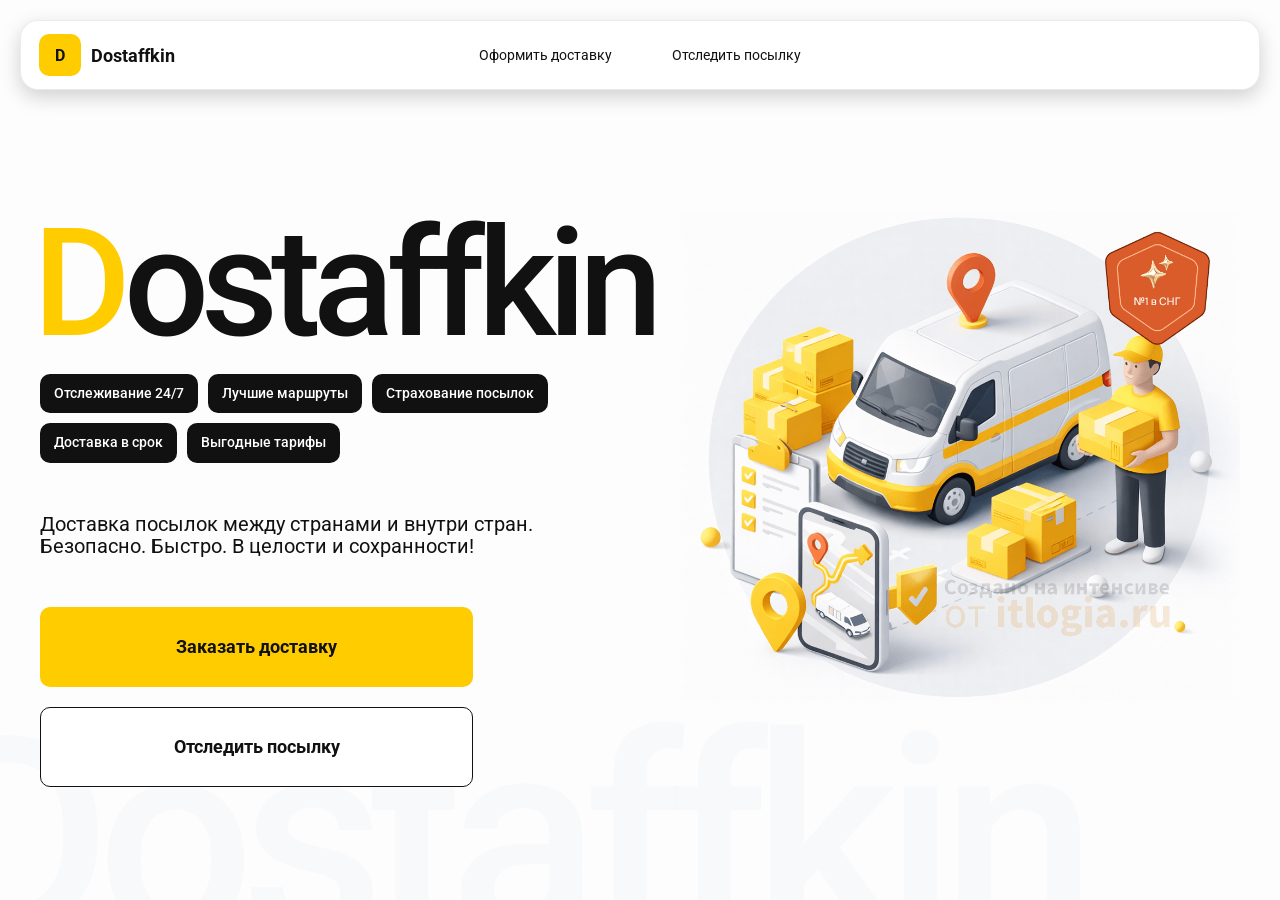
<file: index.html>
<!doctype html>
<html lang="ru">

<head>
    <meta charset="utf-8" />
    <meta name="viewport" content="width=device-width,initial-scale=1,maximum-scale=1,user-scalable=0" />
    <title>Dostaffkin — Доставка посылок между странами и внутри стран. Безопасно. Быстро. В целости и сохранности!
    </title>

    <link href="styles/base.css" rel="stylesheet" />
    <link href="styles/base_adaptive.css" rel="stylesheet" />
    <link href="styles/index.css" rel="stylesheet" />
    <link href="styles/index_adaptive.css" rel="stylesheet" />

</head>

<body>
    <div class="container">
        <header class="header">
            <a class="header-brand" href="./index.html">
                <div class="header-logo">D</div>
                <div class="header-title">Dostaffkin</div>
            </a>
            <nav class="header-menu">
                <a class="header-link" href="./order.html">Оформить <span>доставку</span></a>
                <a class="header-link" href="./track.html">Отследить <span>посылку</span></a>
            </nav>
        </header>
        <main class="main">
            <section class="main-info">
                <div class="main-title">
                    <span>D</span>ostaffkin
                </div>
                <div class="main-features">
                    <div class="main-feature">Отслеживание 24/7</div>
                    <div class="main-feature">Лучшие маршруты</div>
                    <div class="main-feature">Страхование посылок</div>
                    <div class="main-feature">Доставка в срок</div>
                    <div class="main-feature">Выгодные тарифы</div>
                </div>
                <div class="main-description">
                    Доставка посылок между странами и внутри стран.
                    Безопасно. Быстро. В целости и сохранности!
                </div>
                <div class="main-actions">
                    <a class="button" type="button" href="./order.html">Заказать доставку</a>
                    <a class="button button-white" type="button" href="./track.html">Отследить посылку</a>
                </div>
            </section>
            <div class="main-title-ghost">Dostaffkin</div>
            <section class="main-image">
                <img src="images/main-image.png" alt="Main image" />
            </section>
        </main>
    </div>

</body>

</html>
</file>
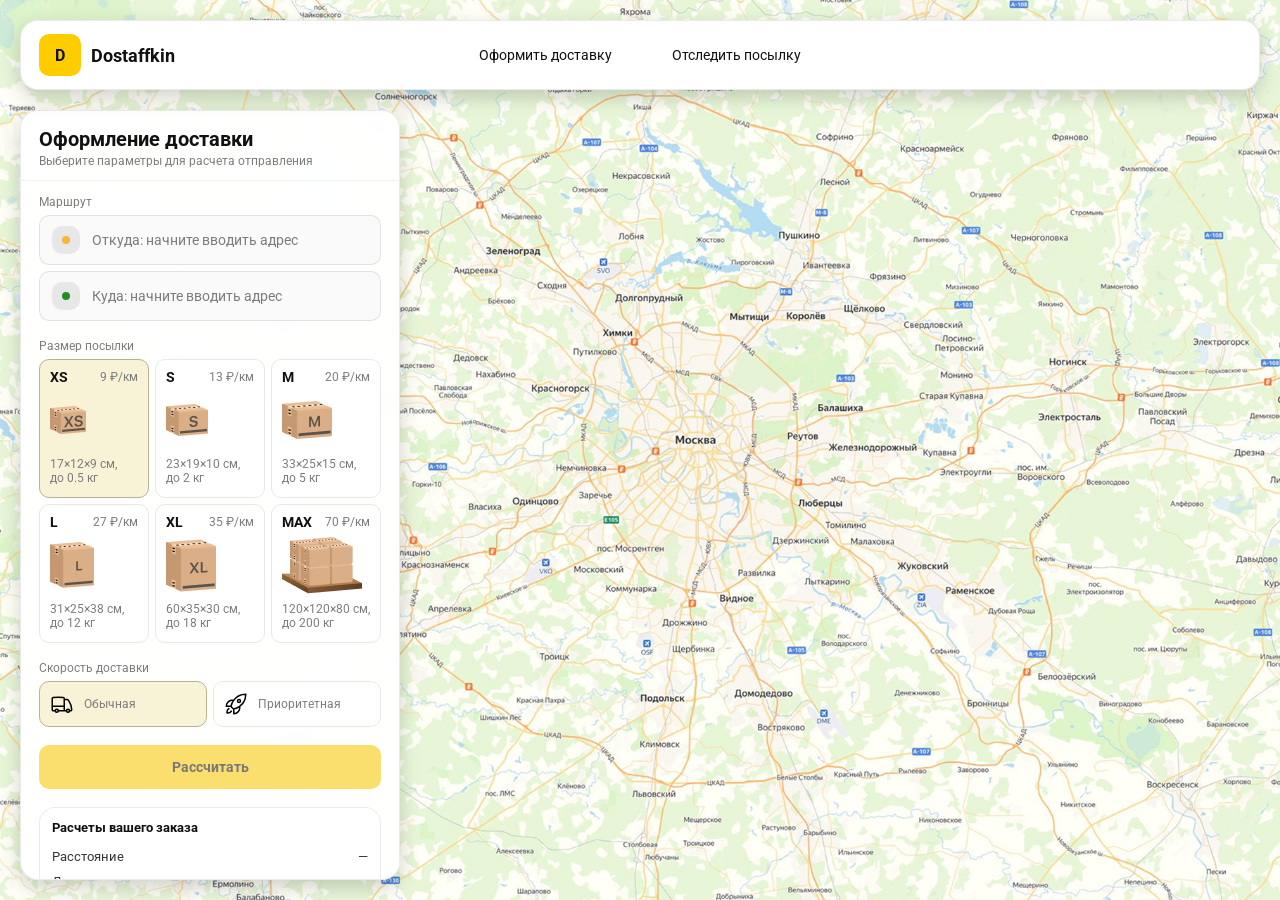
<file: order.html>
<!doctype html>
<html lang="ru">
<head>
    <meta charset="utf-8"/>
    <meta name="viewport" content="width=device-width,initial-scale=1,maximum-scale=1,user-scalable=0"/>
    <title>Оформление доставки</title>

    <link rel="stylesheet" href="styles/base.css"/>
    <link rel="stylesheet" href="styles/base_adaptive.css"/>

    <link rel="stylesheet" href="styles/order.css"/>
    <link rel="stylesheet" href="styles/order_adaptive.css"/>
</head>
<body>
<div id="map"></div>
<header class="header">
            <a class="header-brand" href="./index.html">
                <div class="header-logo">D</div>
                <div class="header-title">Dostaffkin</div>
            </a>
            <nav class="header-menu">
                <a class="header-link" href="#">Оформить <span>доставку</span></a>
                <a class="header-link" href="./track.html">Отследить <span>посылку</span></a>
            </nav>
        </header>
<aside class="main" id="sidebar">
<div class="main-header">
    <div class="main-title">Оформление доставки</div>
    <div class="main-text">Выберите параметры для расчета отправления</div>
</div>
<div class="main-content">
<div class="main-route">
    <div class="main-block-title">Маршрут</div>
    <div class="main-fields">
        <div class="main-field" id="fromField">
            <div class="main-pin"></div>
            <input id="from" placeholder="Откуда: начните вводить адрес" autocomplete="off"/>
            <div class="main-ac" id="fromAc" role="listbox" aria-label="Подсказки адресов"></div>
        </div>

        <div class="main-field" id="toField">
            <div class="main-pin"></div>
            <input id="to" placeholder="Куда: начните вводить адрес" autocomplete="off"/>
            <div class="main-ac" id="toAc" role="listbox" aria-label="Подсказки адресов"></div>
        </div>
    </div>
</div>
<div class="main-package">
    <div class="main-block-title">Размер посылки</div>

    <div class="main-sizes">
        <div class="main-size-card is-active" data-value="xs">
            <div class="main-size-top">
                <div class="main-size-label">XS</div>
                <div class="main-size-rate">9 ₽/км</div>
            </div>
            <div class="main-size-media">
                <img src="images/sizes/xs.png" alt="Короб XS"/>
            </div>
            <div class="main-size-description">17×12×9 см,<br>до 0.5 кг</div>
        </div>

        <div class="main-size-card" data-value="s">
            <div class="main-size-top">
                <div class="main-size-label">S</div>
                <div class="main-size-rate">13 ₽/км</div>
            </div>
            <div class="main-size-media">
                <img src="images/sizes/s.png" alt="Короб S"/>
            </div>
            <div class="main-size-description">23×19×10 см,<br>до 2 кг</div>
        </div>

        <div class="main-size-card" data-value="m">
            <div class="main-size-top">
                <div class="main-size-label">M</div>
                <div class="main-size-rate">20 ₽/км</div>
            </div>
            <div class="main-size-media">
                <img src="images/sizes/m.png" alt="Короб M"/>
            </div>
            <div class="main-size-description">33×25×15 см,<br>до 5 кг</div>
        </div>

        <div class="main-size-card" data-value="l">
            <div class="main-size-top">
                <div class="main-size-label">L</div>
                <div class="main-size-rate">27 ₽/км</div>
            </div>
            <div class="main-size-media">
                <img src="images/sizes/l.png" alt="Короб L"/>
            </div>
            <div class="main-size-description">31×25×38 см,<br>до 12 кг</div>
        </div>

        <div class="main-size-card" data-value="xl">
            <div class="main-size-top">
                <div class="main-size-label">XL</div>
                <div class="main-size-rate">35 ₽/км</div>
            </div>
            <div class="main-size-media">
                <img src="images/sizes/xl.png" alt="Короб XL"/>
            </div>
            <div class="main-size-description">60×35×30 см,<br>до 18 кг</div>
        </div>

        <div class="main-size-card" data-value="max">
            <div class="main-size-top">
                <div class="main-size-label">MAX</div>
                <div class="main-size-rate">70 ₽/км</div>
            </div>
            <div class="main-size-media main-size-media-palleta">
                <img src="images/sizes/max.png" alt="Паллета"/>
            </div>
            <div class="main-size-description">120×120×80 см,<br>до 200 кг</div>
        </div>
    </div>
</div>

<div class="main-speed">
    <div class="main-block-title">Скорость доставки</div>

    <div class="main-speeds">
        <div class="main-speed-card is-active" data-value="regular">
            <img class="main-speed-media" src="images/icons/regular.svg" alt="Regular"/>
            <div class="main-speed-description">Обычная</div>
        </div>
        <div class="main-speed-card" data-value="fast">
            <img class="main-speed-media" src="images/icons/fast.svg" alt="Fast"/>
            <div class="main-speed-description">Приоритетная</div>
        </div>

    </div>
</div>

<div class="main-calculate-block">
    <button id="calc" class="button calculate-button" type="button" disabled>Рассчитать</button>
</div>

<div class="main-result" id="result">
    <div class="main-result-title">Расчеты вашего заказа</div>
    <div class="main-result-lines">
        <div class="main-result-line"><span>Расстояние</span><span id="distanceValue">—</span></div>
        <div class="main-result-line"><span>Доставим через</span><span id="durationValue">—</span></div>
        <div class="main-result-line"><span>Тариф</span><span id="rateValue">—</span></div>
    </div>
    <div class="main-price">
        <div class="main-price-label">Итого</div>
        <div class="main-price-value" id="totalValue">—</div>
    </div>
</div>

<div class="main-order-box">
    <div class="main-order-form" id="orderForm">
        <div class="main-order-title">Оформление доставки</div>
        <div class="main-block-info-row">
            <div class="main-block-title">Контакты</div>
            <div class="order-fields">
                <div class="main-field">
                    <input id="customerName" placeholder="Ваше имя" autocomplete="off"/>
                </div>
                <div class="main-field">
                    <input id="customerPhone" placeholder="Ваш телефон" autocomplete="off" inputmode="tel"/>
                </div>
            </div>
        </div>
        <div class="main-block-info-row extra-info">
            <div class="main-block-title">Дополнительная информация</div>
            <div class="main-field textarea">
                <textarea id="comment" placeholder="Детали доставки и комментарии"></textarea>
            </div>
        </div>
        <button id="submit" class="button main-submit-request" type="button" disabled>Отправить
            заявку
        </button>
    </div>

    <div class="main-order-success" id="orderSuccess">
        <div class="main-success-icon">✓</div>
        <div class="main-success-title">Заявка отправлена!</div>
        <div class="main-success-title">Номер отправления – <span id="orderId"></span></div>
        <div class="main-success-subtitle">Мы скоро свяжемся с вами</div>
    </div>
</div>

</div>

</aside>


</body>
</html>
</file>
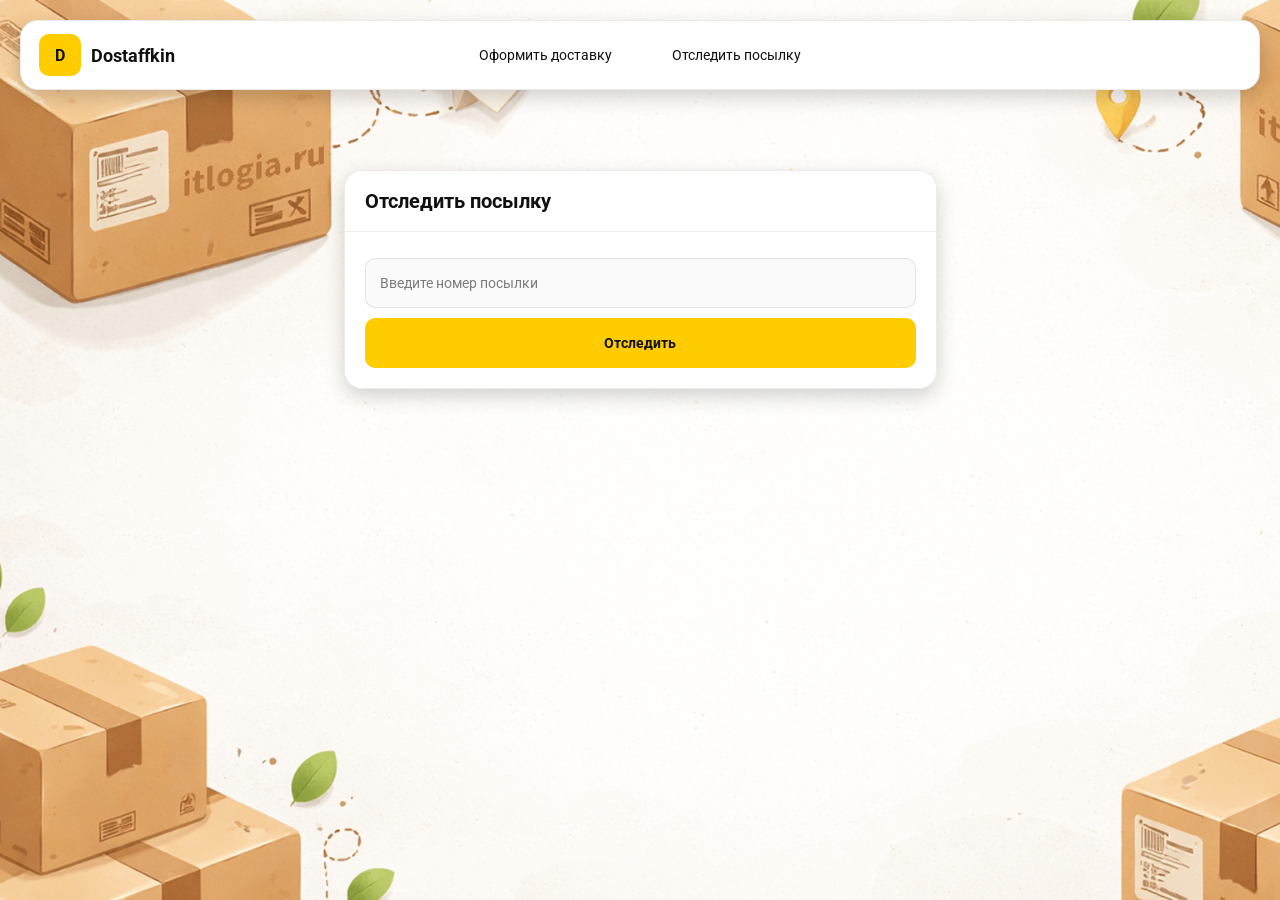
<file: track.html>
<!doctype html>
<html lang="ru">
<head>
    <meta charset="utf-8"/>
    <meta name="viewport" content="width=device-width,initial-scale=1,maximum-scale=1,user-scalable=0"/>
    <title>Отследить посылку</title>
    <link rel="stylesheet" href="styles/base.css"/>
    <link rel="stylesheet" href="styles/base_adaptive.css"/>

    <link rel="stylesheet" href="styles/track.css"/>
    <link rel="stylesheet" href="styles/track_adaptive.css"/>
</head>
<body>

<div class="container">
<header class="header">
            <a class="header-brand" href="./index.html">
                <div class="header-logo">D</div>
                <div class="header-title">Dostaffkin</div>
            </a>
            <nav class="header-menu">
                <a class="header-link" href="./order.html">Оформить <span>доставку</span></a>
                <a class="header-link" href="#">Отследить <span>посылку</span></a>
            </nav>
        </header>

<main class="track-content">

<section class="track-card track-search">
    <div class="track-title">Отследить посылку</div>
    <div class="track-action">
        <div class="main-field track-field">
            <input id="trackNumber" placeholder="Введите номер посылки" autocomplete="off"/>
        </div>
        <button id="trackButton" class="button track-button" type="button">Отследить</button>
    </div>
</section>

<section class="track-card track-result" id="trackResult">
    <div class="track-result-header">
        <div class="track-id" id="trackIdValue"></div>
        <div class="track-routes">
            <div class="track-route">
                <div class="track-route-pin">
                    <svg xmlns="http://www.w3.org/2000/svg" fill="none" viewBox="0 0 24 24" stroke-width="1.5"
                         stroke="orange" class="size-6">
                        <path stroke-linecap="round" stroke-linejoin="round"
                              d="M15 10.5a3 3 0 1 1-6 0 3 3 0 0 1 6 0Z"/>
                        <path stroke-linecap="round" stroke-linejoin="round"
                              d="M19.5 10.5c0 7.142-7.5 11.25-7.5 11.25S4.5 17.642 4.5 10.5a7.5 7.5 0 1 1 15 0Z"/>
                    </svg>
                </div>
                <div class="track-route-address" id="trackFromValue">
                    Откуда: Москва, улица Арбат, 1
                </div>
            </div>
            <div class="track-route track-route-arrow">
                <svg xmlns="http://www.w3.org/2000/svg" fill="none" viewBox="0 0 24 24" stroke-width="1.5"
                     stroke="currentColor" class="size-6">
                    <path stroke-linecap="round" stroke-linejoin="round"
                          d="M19.5 13.5 12 21m0 0-7.5-7.5M12 21V3"/>
                </svg>
            </div>
            <div class="track-route">
                <div class="track-route-pin">
                    <svg xmlns="http://www.w3.org/2000/svg" fill="none" viewBox="0 0 24 24" stroke-width="1.5"
                         stroke="green" class="size-6">
                        <path stroke-linecap="round" stroke-linejoin="round"
                              d="M15 10.5a3 3 0 1 1-6 0 3 3 0 0 1 6 0Z"/>
                        <path stroke-linecap="round" stroke-linejoin="round"
                              d="M19.5 10.5c0 7.142-7.5 11.25-7.5 11.25S4.5 17.642 4.5 10.5a7.5 7.5 0 1 1 15 0Z"/>
                    </svg>
                </div>
                <div class="track-route-address" id="trackToValue">
                    Куда: Минск, проспект Независимости, 58
                </div>
            </div>
        </div>
    </div>
    <div class="track-info">
        <div class="track-status-title">Статус данной посылки:</div>
        <div class="track-status-list" id="trackStatusList">


            <div class="track-status created">
                <img src="images/icons/created.svg" class="track-status-icon" alt="Created">
                <div class="track-status-text">
                    <div class="track-status-text-state">Создан</div>
                    <div class="track-status-text-date">10.01.2026</div>
                </div>
            </div>

            <div class="track-status in-way">
                <img src="images/icons/in-way.svg" class="track-status-icon" alt="In way">
                <div class="track-status-text">
                    <div class="track-status-text-state">В пути: Москва</div>
                    <div class="track-status-text-date">18.01.2026</div>
                </div>
            </div>

            <div class="track-status ready">
                <img src="images/icons/ready.svg" class="track-status-icon" alt="Ready">
                <div class="track-status-text">
                    <div class="track-status-text-state">Готов к выдаче</div>
                    <div class="track-status-text-date">25.01.2026</div>
                </div>
            </div>

            <div class="track-status done">
                <img src="images/icons/done.svg" class="track-status-icon" alt="Done">
                <div class="track-status-text">
                    <div class="track-status-text-state">Вручен</div>
                    <div class="track-status-text-date">27.01.2026</div>
                </div>
            </div>

        </div>
    </div>
</section>


</main>

</div>

</body>
</html>
</file>
<file: styles/base.css>
*, *::before, *::after {
    box-sizing: border-box;
}

@font-face {
    font-family: "Roboto";
    src: url("../fonts/Roboto-Regular.ttf");
    font-weight: normal;
}

@font-face {
    font-family: "Roboto";
    src: url("../fonts/Roboto-Bold.ttf");
    font-weight: bold;
}

@font-face {
    font-family: "Roboto";
    src: url("../fonts/Roboto-Medium.ttf");
    font-weight: 500;
}

html, body {
    margin: 0;
    color: #111111;
    font-family: "Roboto", sans-serif;
}

body {
    background: #FDFDFD;
}

.header {
    border-radius: 18px;
    box-shadow: 0 7px 20px 0 #0000002E;
    backdrop-filter: blur(10px);
    background: #ffffff;
    left: 20px;
    border: 1px solid rgba(0, 0, 0, 0.08);
    position: fixed;
    right: 20px;
    top: 20px;
    padding: 14px 18px;
    height: 70px;
    display: flex;
    align-items: center;
    z-index: 6;
}

.header-brand {
    display: flex;
    align-items: center;
    text-decoration: none;
    gap: 10px;
}

.header-logo {
    width: 42px;
    height: 42px;
    border-radius: 10px;
    background: #FFCC00;
    display: grid;
    place-items: center;
    font-weight: bold;
    color: #111;
}

.header-title {
    font-size: 18px;
    font-weight: bold;
    color: #111111;
    text-decoration: none;
}

.header-menu {
    display: flex;
    align-items: center;
    gap: 60px;
    margin: 0;
    position: absolute;
    left: 50%;
    transform: translateX(-50%);
}

.header-link {
    font-size: 14px;
    color: #111111;
    text-decoration: none;
}

.button {
    border: 0;
    outline: none;
    height: 44px;
    border-radius: 10px;
    font-size: 14px;
    font-weight: bold;
    cursor: pointer;
    font-family: inherit;
    transition: transform .08s ease, opacity .12s ease;
    background: #ffcc00;
    color: #111111;
    text-align: center;
    text-decoration: none;
}

.button:hover {
    background-color: #E5BC19;
}

.button:disabled {
    cursor: not-allowed;
    background-color: #FADE6E;
    color: #787878;
    transform: none;
}

.button.button-white {
    background: #ffffff;
    border: 1px solid #111111;
}

.button.button-white:hover {
    background: rgb(241 241 241);
}

.main-field {
    display: flex;
    align-items: center;
    margin-top: 6px;
    gap: 10px;
    border: 1px solid #1111111A;
    background: #FAFAFA;
    border-radius: 10px;
    padding: 10px 12px;
    position: relative;
    box-sizing: border-box;
    height: 50px;
}

.main-field.textarea {
    height: auto;
}

.main-pin {
    width: 28px;
    height: 28px;
    border-radius: 10px;
    background: rgba(17, 17, 17, 0.08);
    display: grid;
    place-items: center;
    flex: 0 0 auto;
    position: relative;
}

.main-pin::before {
    content: "";
    width: 8px;
    height: 8px;
    border-radius: 999px;
    background: orange;
    opacity: .75;
    display: block;
}

.main-field:last-child .main-pin::before {
    background: green;
    opacity: .85;
}

input, textarea {
    width: 100%;
    border: 0;
    outline: none;
    background: transparent;
    font-size: 14px;
    color: #111111;
    font-family: inherit;
}

textarea {
    resize: vertical;
    min-height: 72px;
    padding: 2px 0;
}

input::placeholder, textarea::placeholder {
    color: #7C7C7C;
}

.main-field:focus-within {
    border-color: rgba(0, 0, 0, 0.20);
    box-shadow: 0 0 0 4px rgba(255, 204, 0, 0.35);
    background: rgba(255, 255, 255, 0.75);
}
</file>
<file: styles/base_adaptive.css>
@media (max-width: 767px) {
    .header {
        left: 10px;
        right: 10px;
        top: 10px;
    }

    .header-link span {
        display: none;
    }

    .header-menu {
        gap: 20px;
        justify-content: flex-start;
        margin: 0 0 0 30px;
        position: static;
        transform: none;
    }
}

@media (max-width: 420px) {
    .header-title {
        display: none;
    }
}

@media (max-width: 374px) {
    .header-menu {
        gap: 10px;
        margin: 0 0 0 10px;
    }
}
</file>
<file: styles/index.css>
.container {
    overflow: hidden;
    min-height: 100vh;
}

.main {
    padding: 111px 40px 40px;
    position: relative;
    display: flex;
}

.main-info {
    max-width: 840px;
    width: 100%;
    position: relative;
}

.main-title {
    margin-top: 98px;
    font-weight: 500;
    font-size: 200px;
    line-height: 1;
    letter-spacing: -0.05em;
    color: #111111;
    left: -15px;
    position: relative;
}

.main-title span {
    color: #ffcc00;
}

.main-features {
    margin-top: 15px;
    display: flex;
    flex-wrap: wrap;
    gap: 10px;
}

.main-feature {
    background: #111111;
    color: #ffffff;
    padding: 12px 14px;
    font-weight: 500;
    font-size: 14px;
    line-height: 1.1;
    border-radius: 10px;
}

.main-description {
    margin-top: 50px;
    max-width: 500px;
    font-size: 20px;
    line-height: 1.1;
    color: #111111;
}

.main-actions {
    margin-top: 50px;
    display: flex;
    flex-direction: column;
    gap: 20px;
}

.main-actions .button {
    height: 80px;
    width: 433px;
    font-size: 18px;
    font-weight: bold;
    place-items: center;
    display: grid;
}

.main-title-ghost {
    position: absolute;
    z-index: -1;
    left: -70px;
    bottom: -150px;
    font-weight: 500;
    font-size: 278px;
    line-height: 1;
    letter-spacing: -0.05em;
    color: #ECEDF04D;
}

.main-image {
    position: relative;
    top: 100px;
    width: 1024px;
    z-index: -2;
}

.main-image img {
    width: 100%;
    max-width: 1024px;
    height: auto;
    display: block;
}
</file>
<file: styles/index_adaptive.css>
@media (max-width: 1760px) {
    .main-title {
        font-size: 150px;
        left: -7px;
    }

    .main-info {
        max-width: 640px;
    }
}

@media (max-width: 1200px) {
    .main-info {
        max-width: 540px;
    }

    .main {
        padding: 111px 20px 20px;
    }

    .main-title {
        font-size: 120px;
        left: -4px;
    }

    .main-title-ghost {
        font-size: 220px;
    }
}

@media (max-width: 1024px) {
    .main-title {
        margin-top: 30px;
    }

    .main {
        flex-direction: column-reverse;
    }

    .main-image {
        max-width: 350px;
        position: absolute;
        left: 370px;
        top: 370px;
    }

    .main-info {
        max-width: 100%;
    }

    .main-actions {
        gap: 10px;
    }

    .main-actions .button {
        height: 50px;
        font-size: 14px;
        width: auto;
        max-width: 300px;
    }

    .main-description {
        max-width: 350px;
    }
}

@media (max-width: 570px) {
    .main-title {
        font-size: 88px;
    }

    .main-description {
        max-width: 100%
    }

    .main-actions {
       width: 100%;
    }

    .main-actions .button {
        width: 100%;
        max-width: 100%
    }

    .main-image {
        max-width: 650px;
        position: absolute;
        left: 170px;
        top: 70px;
        opacity: 0.2;
    }
}

@media (max-width: 400px) {
    .main-title {
        font-size: 70px;
    }
}
</file>
<file: styles/order.css>
#map {
    background-image: url("../images/order-bg.png");
    background-size: cover;
    position: fixed;
    inset: 0;
}

.main {
    border-radius: 18px;
    box-shadow: 0 7px 20px 0 #0000002E;
    backdrop-filter: blur(10px);
    background: rgba(255, 255, 255, 0.96);
    left: 20px;
    border: 1px solid rgba(0, 0, 0, 0.08);
    position: fixed;
    top: 110px;
    bottom: 20px;
    width: 380px;
    display: flex;
    flex-direction: column;
    overflow: hidden;
    z-index: 5;
}

.main-content {
    padding: 14px 18px 18px 18px;
    overflow: auto;
    scrollbar-width: none;
    display: flex;
    flex-direction: column;
    gap: 18px;
    flex: 1;
}

.main-block-title {
    font-size: 12px;
    color: #7C7C7C;
}

.main-route .main-block-title,
.main-package .main-block-title {
    margin-bottom: 6px;
}

.main-sizes {
    display: grid;
    gap: 6px;
    grid-template-columns: repeat(3, 1fr);
}

.main-size-card {
    border: 1px solid #E8E8E7;
    background: #FFFFFF;
    border-radius: 10px;
    padding: 10px;
    cursor: pointer;
    user-select: none;
    transition: transform .08s ease, border-color .12s ease, background .12s ease;
    min-height: 139px;
}

.main-size-card:hover {
    transform: translateY(-1px);
}

.main-size-card.is-active {
    background-color: #F8F2D6;
    border-color: #B7B196;
}

.main-size-top {
    display: flex;
    align-items: center;
    justify-content: space-between;
}

.main-size-label {
    font-weight: bold;
    font-size: 14px;
    color: #111111;
    line-height: 100%;
}

.main-size-rate {
    font-size: 12px;
    color: #7C7C7C;
    line-height: 100%;
}

.main-size-media {
    margin-top: 8px;
    height: 57px;
}

.main-size-description {
    margin-top: 8px;
    font-size: 12px;
    color: #7C7C7C;
    line-height: 1.2;
}

.calculate-button {
    width: 100%;
}

.main-result {
    border: 1px solid rgba(0, 0, 0, 0.08);
    background: rgba(255, 255, 255, 0.75);
    border-radius: 16px;
    padding: 12px;
    line-height: 1.25;
}

.main-result-title {
    font-weight: bold;
    font-size: 13px;
    color: #111111;
    margin-bottom: 13px;
}

.main-result-lines {
    gap: 8px;
    display: flex;
    flex-direction: column;
}

.main-result-line {
    font-size: 13px;
    color: rgba(17, 17, 17, 0.85);
    display: flex;
    justify-content: space-between;
}

.main-price {
    margin-top: 18px;
    padding-top: 10px;
    border-top: 1px dashed rgba(0, 0, 0, 0.12);
    display: flex;
    align-items: baseline;
    justify-content: space-between;
}

.main-price-label {
    font-size: 12px;
    color: rgba(17, 17, 17, 0.55);
}

.main-price-value {
    font-size: 20px;
    font-weight: bold;
    color: #111111;
    letter-spacing: -0.3px;
}

.main-order-box {
    background: #ffffff;
    border: 1px solid #E8E8E7;
    border-radius: 10px;
    padding: 12px;
}

.main-order-title {
    margin-bottom: 8px;
    font-weight: bold;
    font-size: 14px;
    color: #111111;
}

.main-block-info {
    display: flex;
    flex-direction: column;
    gap: 6px;
}

.main-header {
padding: 18px 18px 12px 18px;
border-bottom: 1px solid rgba(0, 0, 0, 0.06);
display: flex;
flex-direction: column;
}

.main-title {
font-size: 20px;
line-height: 100%;
font-weight: bold;
}

.main-text {
font-size: 12px;
margin-top: 5px;
color: #7C7C7C;
}



.order-fields {
    display: grid;
    grid-template-columns: 1fr 1fr;
    column-gap: 10px;
    margin-top: 6px;
}

.main-block-info-row.extra-info {
    display: block;
    margin-top: 13px;
}

.main-submit-request {
    width: 100%;
    margin-top: 6px;
}

.main-order-success {
    display: none;
    text-align: center;
    padding: 22px 12px;
    gap: 12px;
}

.main-order-success.is-visible {
    display: flex;
    flex-direction: column;
    align-items: center;
}

.main-success-icon {
    width: 56px;
    height: 56px;
    border-radius: 50%;
    background: #16a34a;
    color: #ffffff;
    display: grid;
    place-items: center;
    font-size: 30px;
}

.main-success-title {
    font-size: 14px;
    font-weight: bold;
    color: #111111;
}

.main-success-subtitle {
    font-size: 12px;
    color: rgba(17, 17, 17, 0.55);
    line-height: 1.3;
}

.main-speed .main-block-title {
    margin-bottom: 6px;
}

.main-speeds {
    display: grid;
    gap: 6px;
    grid-template-columns: repeat(2, 1fr);
}

.main-speed-card {
    border: 1px solid #E8E8E7;
    background: #FFFFFF;
    border-radius: 10px;
    padding: 10px;
    cursor: pointer;
    user-select: none;
    transition: transform .08s ease, border-color .12s ease, background .12s ease;
    display: flex;
    align-items: center;
    gap: 10px;
}

.main-speed-card:hover {
    transform: translateY(-1px);
}

.main-speed-card.is-active {
    background-color: #F8F2D6;
    border-color: #B7B196;
}

.main-speed-description {
    font-size: 12px;
    color: #7C7C7C;
    line-height: 1.2;
}
</file>
<file: styles/order_adaptive.css>
@media (max-width: 767px) {
    .main {
        left: 10px;
        right: 10px;
        top: 50%;
        bottom: 12px;
        width: auto;
        max-width: none;
    }
}

@media (max-width: 420px) {
    .main-sizes {
        grid-template-columns: repeat(2, 1fr);
    }
}
</file>
<file: styles/track.css>
.container {
    background: #F4F4F4 url("../images/track-bg.png");
    background-size: cover;
    min-height: 100vh;
    padding: 170px 0 50px 0;
}

.track-content {
    width: 593px;
    margin: 0 auto;
}

.track-card {
    width: 100%;
    border-radius: 18px;
    box-shadow: 0 7px 20px 0 #0000002E;
    backdrop-filter: blur(10px);
    background: rgba(255, 255, 255, 0.96);
    border: 1px solid rgba(0, 0, 0, 0.08);
}

.track-title {
    font-size: 20px;
    line-height: 100%;
    font-weight: bold;
    border-bottom: 1px solid #EEEEEE;
    padding: 20px;
}

.track-action {
    padding: 20px;
}

.track-button {
    width: 100%;
    height: 50px;
}

.track-field {
    margin-bottom: 10px;
}

.track-result {
    margin-top: 5px;
    display: none;
}

.track-result.is-visible {
    display: block;
}

.track-result-header {
    font-weight: bold;
    font-size: 14px;
    color: #111111;
    padding: 20px;
    border-bottom: 1px solid #EEEEEE;
}

.track-id {
    margin-bottom: 12px;
    font-size: 20px;
}

.track-routes {
    display: flex;
    flex-direction: column;
    gap: 10px;
    font-weight: normal;
}

.track-route {
    display: flex;
    align-items: center;
    gap: 10px;
}

.track-route-pin {
    width: 24px;
    height: 24px;
    flex-shrink: 0;
}

.track-route-arrow {
    padding: 15px 0;
    width: 24px;
    height: 24px;
}

.track-info {
    padding: 20px;
}

.track-status {
    display: flex;
    align-items: center;
    font-size: 12px;
    gap: 10px;
}

.track-status-title {
    font-size: 14px;
    color: #111111;
    margin-bottom: 20px;
}

.track-status-list {
    display: flex;
    flex-direction: column;
    gap: 15px;
}

.track-status-icon {
    width: 40px;
    height: 40px;
    border-radius: 50%;
    background: rgba(17, 17, 17, 0.08);
    display: grid;
    place-items: center;
    flex: 0 0 auto;
}

.track-status.created .track-status-icon {
    background-color: #F1CB00;
}

.track-status.in-way .track-status-icon {
    background-color: #F08A11;
}

.track-status.ready .track-status-icon {
    background-color: #A35D0A;
}

.track-status.done .track-status-icon {
    background-color: #37C93B;
}

.track-status-text {
    display: flex;
    align-items: center;
    justify-content: space-between;
    color: #111111;
    font-size: 12px;
    flex: 1;
}

.track-status-date {
    color: rgba(17, 17, 17, 0.55);
}
</file>
<file: styles/track_adaptive.css>
@media (max-width: 767px) {
    .container {
        padding: 130px 0 50px 0;
    }

    .track-content {
        width: 100%;
        padding-left: 10px;
        padding-right: 10px;
    }

    .track-result-header {
        padding: 20px;
    }
}
</file>
